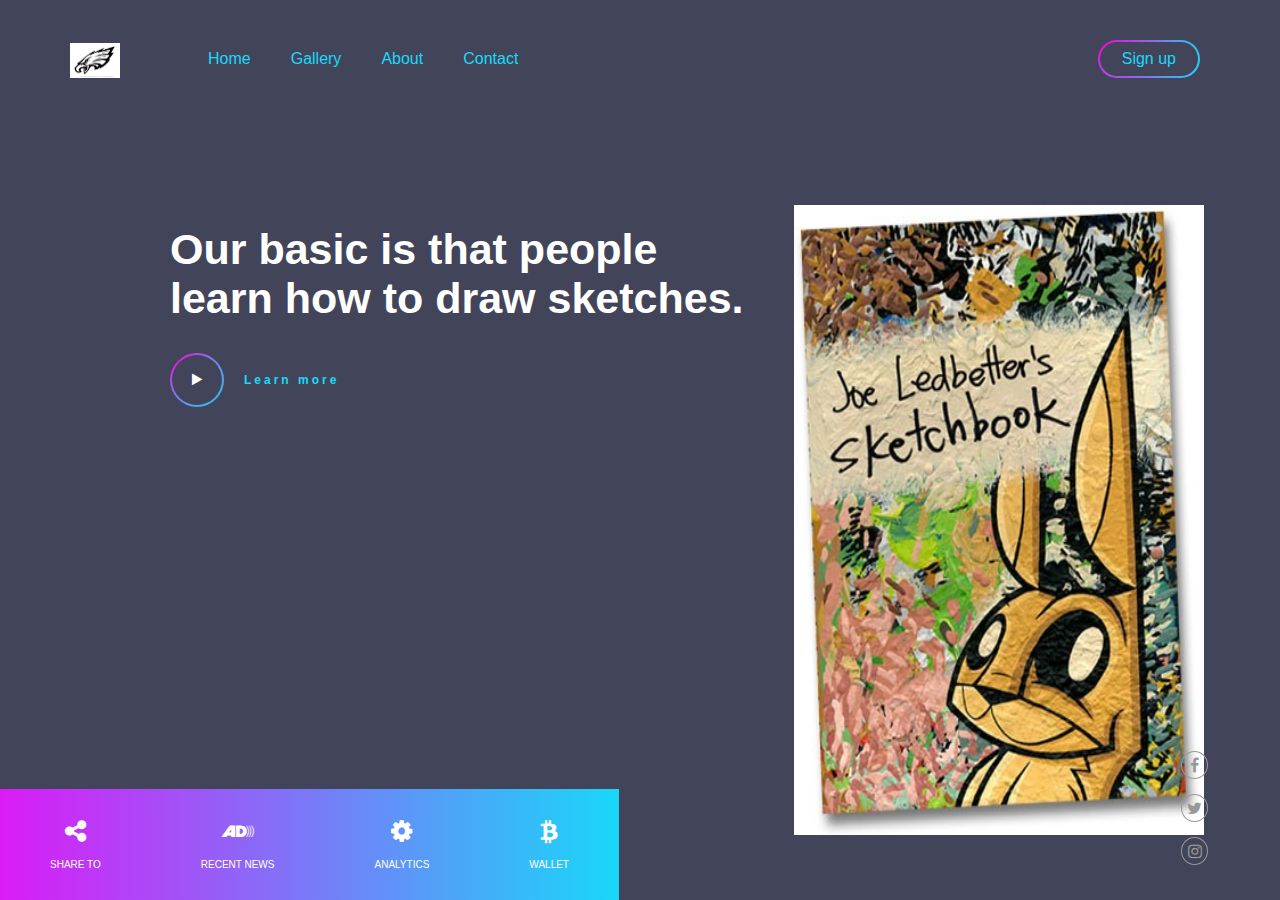
<file: index.html>
<html>
<head>
<title>Sketches</title>
<link rel="stylesheet" href="project1.css">
<link rel="stylesheet" href="https://stackpath.bootstrapcdn.com/font-awesome/4.7.0/css/font-awesome.min.css">
</head>
<body>
<div class="container">
 <div class="menu">
  <ul>
   <li class="logo"><img src="logo1.png"></li>
   <li class="active"><a href="file:///C:/Users/devansh/Desktop/Portfolio/devanshbhatt07.github.io/index.html">Home</a></li>
   <li><a href="file:///C:/Users/devansh/Desktop/Portfolio/devanshbhatt07.github.io/Gallery.html">Gallery</a></li>
   <li><a href="file:///C:/Users/devansh/Desktop/Portfolio/devanshbhatt07.github.io/About.html">About</a></li>
   <li><a href="file:///C:/Users/devansh/Desktop/Portfolio/devanshbhatt07.github.io/contect.html">Contact</a></li>
   <li><a href="file:///C:/Users/devansh/Desktop/Portfolio/devanshbhatt07.github.io/signup.html" class="signup-btn"><span>Sign up</span></a></li>
  </ul>
 </div>
   <div class="banner">
    <div class="app-text">
     <h1>Our basic is that people <br> learn how to draw sketches.</h1>
     <p></p>
     <div class="play-btn">
      <div class="play-btn-inner"><a href="file:///C:/Users/devansh/Desktop/devanshbhatt07.github.io/Lear%20more.html"><i class="fa fa-play"></a></i></div>
       <small class="small1"><b>Learn more</b></small>
      </div>
     </div>
      <div class="app-pictuer">
       <img src="p2.jpg">
      </div>
    </div>
   <div class="quick-links">
    <ul>
     <li><i class="fa fa-share-alt"></i><p>SHARE TO</p></li>
     <li><i class="fa fa-audio-description"></i><p>RECENT NEWS</p></li>
     <li><i class="fa fa-cog"></i><p>ANALYTICS</p></li>
     <li><i class="fa fa-btc"></i><p>WALLET</p></li>
    </ul>
   </div>
  <div class="social-icons">
   <ul>
    <li><a href="https://www.facebook.com/devansh.bhatt.735"><i class="fa fa-facebook"></i></a></li>
    <li><a href="https://twitter.com/ArtaSketch?s=8"><i class="fa fa-twitter"></i></a></li>
    <li><a href="https://www.instagram.com/devansh_071"><i class="fa fa-instagram"></i></a></li>
   </ul>
  </div>
</div>
</body>
</html>
</file>
<file: project1.css>
*{
margin:0;
padding:0;
font-family:sans-serif;
}
.container
{
width:100%;
height:100%;
background:#42455a;
}
.menu ul
{
display:inline-flex;
margin:50px;
}
.menu ul li
{
list-style:none;
margin:0 20px;
color:#b2b1b1;
cursor:pointer;
}
.menu ul li a
{
text-decoration:none;
color:#19dafa !important;
}
.logo img
{
width:50px;
margin-top:-7px;
margin-right:48px;
}
.active
{
color:#19dafa !important;
}
.signup-btn
{
top:40px;
right:80px;
position:absolute;
text-decoration:none;
color:#fff;
border:2px solid transparent;
border-radius:20px;
background-image:linear-gradient(#42455a,#42455a),radial-gradient(circle at top left,#fd00da,#19d7f8);
background-origin:border-box;
background-clip:content-box,border-box;
}
.signup-btn span
{
display:block;
padding:8px 22px;
}
.banner
{
width:80%;
height:70%;
top:25%;
left:130px;
position:absolute;
color:#fff;
}
.app-text
{
width:50%;
float:left;
}
.app-text h1
{
font-size:43px;
width:640px;
position:relative;
margin-left:40px;
}
.app-text p
{
width:650px;
font-size:15px;
margin:30px 0 30px 40px;
line-height:25px;
color:#919191;
}
.app-pictuer
{
width:40%;
float:right;
}
.app-pictuer img
{
width:100%;
height:100%;
margin-top:-20px;
padding-left:50px;
}
.play-btn
{
margin-left: 40px;
display:inline-flex;
}
.play-btn-inner 
{
height:50px;
width:50px;
border:2px solid transparent;
border-radius:50%;
background-image:linear-gradient(#42455a,#42455a),radial-gradient(circle at top left,#fd00da,#19d7f8);
background-origin:border-box;
background-clip:content-box,border-box;
text-align:center;
}
.play-btn-inner a
{
text-decoration:none;
color:#fff;
}
.play-btn-inner .fa 
{
padding:18px 0;
font-size:13px;
cursor:pointer;
}

small
{
text-decoration:none;
margin:auto 20px;
cursor:pointer;
font-size:12px;
color:#19dafa;
letter-spacing:3px;
}
.quick-links
{
left:0;
bottom:0;
position:absolute;
background:linear-gradient(to right,#db1bf6,#19d7f9);
}
.quick-links ul
{
display:inline-flex;
margin:30px auto;
text-align:center;
}
.quick-links ul li
{
list-style:none;
margin:0 50px;
cursor:pointer;
}
.quick-links ul li .fa
{
font-size:25px;
color:#fff;
}
.quick-links ul li p
{
margin-top:15px;
font-size:10px;
color:#fff;
}
.social-icons
{
right:72px;
bottom:35px;
position:absolute;
}
.social-icons ul li
{
list-style:none;
margin-top:15px;
text-align:center;
}
.social-icons ul li a
{
color:#999;
border-radius:50%;
border:1px solid #999;
padding:5px;
display:block;
}
</file>
